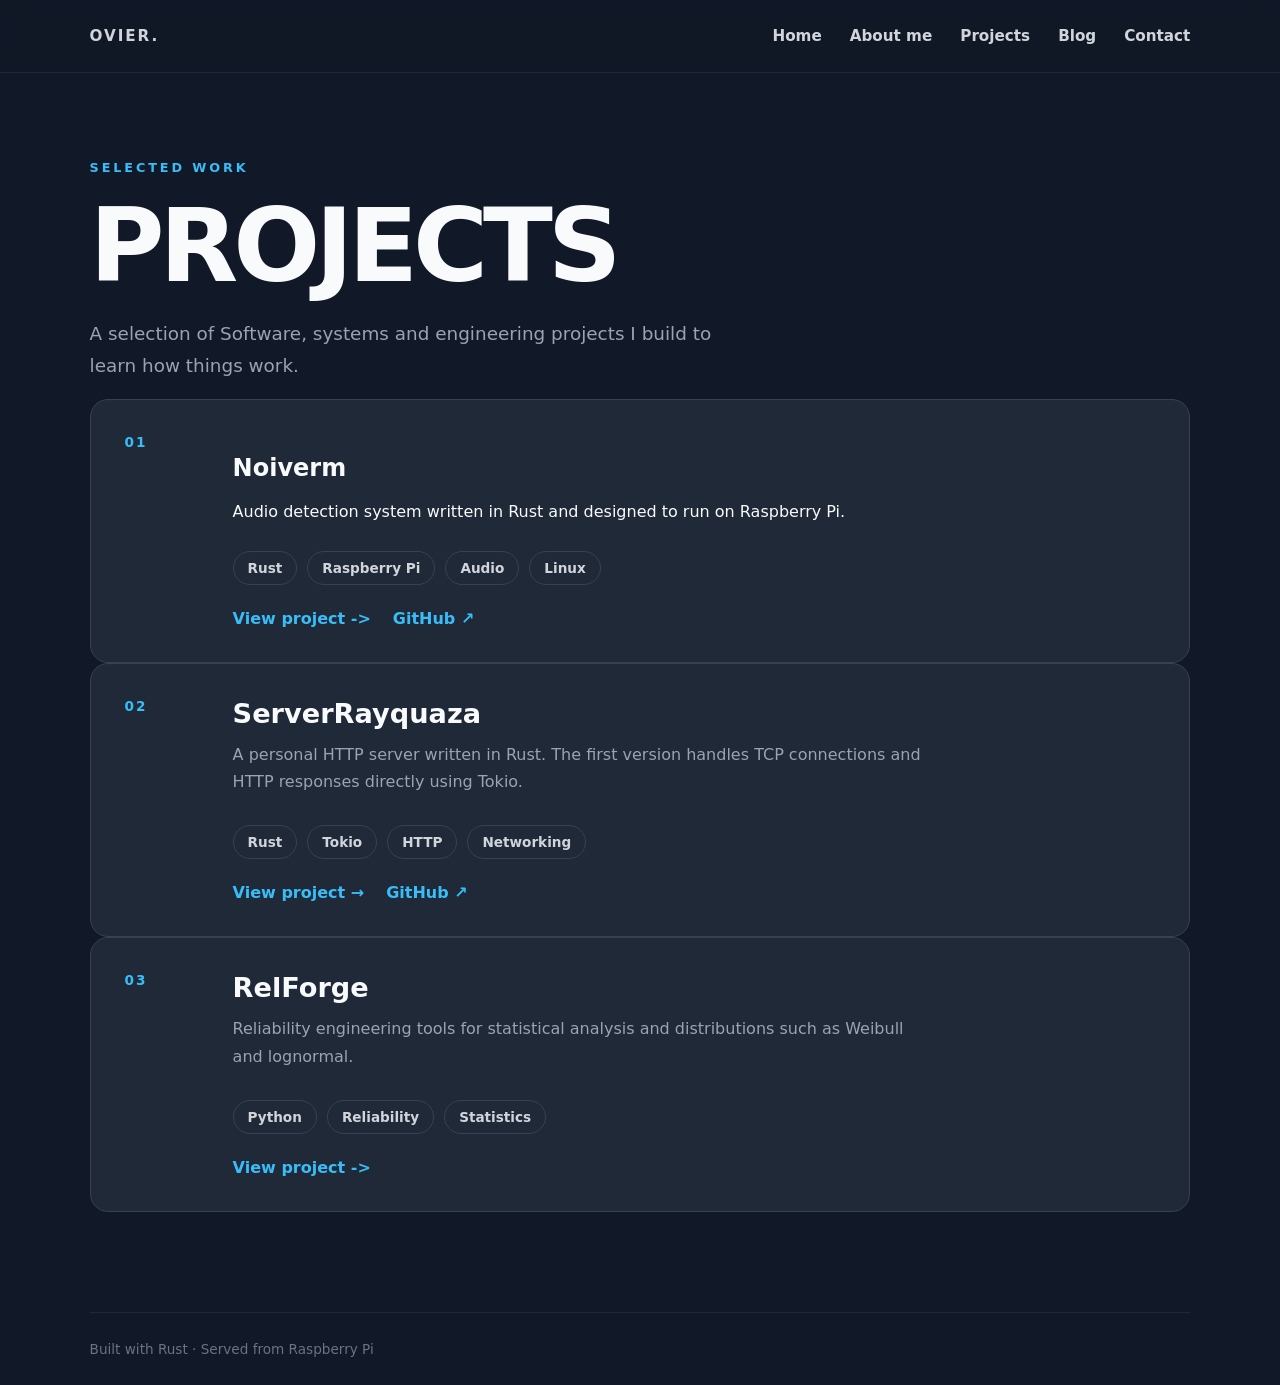
<file: static/projects.html>
<!DOCTYPE html>
<html lang="en">
    <head>
        <meta charset="UTF-8">
        <meta name="viewport" content="width=device-width, initial-scale=1">
        <title>Projects | Ovier </title>
        <link href="style.css" rel="stylesheet">
    </head>
    <body>
        <header class="site-header">
            <nav class="navbar">
                <a class="logo" href="/">OVIER.</a>
                <div class="nav-links">
                    <a href="/">Home</a>
                    <a href="/about">About me</a>
                    <a href="/projects">Projects</a>
                    <a href="/blog">Blog</a>
                    <a href="/contact">Contact</a>
                </div>
            </nav>
        </header>
        <main class="container projects-page">
            <section class="page-header">
                <p class="eyebrow">SELECTED WORK</p>
                <h1 class="page-title">PROJECTS</h1>
                <p class="page-description">A selection of Software, systems and engineering projects I build to learn how things work.</p>
            </section>
            <section class="project-gird">
                <article class="project-card">
                    <span class="project-number">01</span>
                    <div>
                        <h2>Noiverm</h2>
                        <p>Audio detection system written in Rust and designed to run on Raspberry Pi.</p>
                        <div class="tags">
                            <span class="tag">Rust</span>
                            <span class="tag">Raspberry Pi</span>
                            <span class="tag">Audio</span>
                            <span class="tag">Linux</span>
                        </div>
                        <div class="project-actions">
                            <a class="project-link" href="/projects/noivern">View project -></a>
                            <a class="project-link"
                               href="https://github.com/ovierdev/Noivern"
                               target="_blank"
                               rel="noopener noreferrer"
                        >
                            GitHub ↗
                        </a>
                        </div>
                    </div>
                </article>

                <article class="project-card">
                    <span class="project-number">02</span>

                    <div class="project-content">
                        <h2>ServerRayquaza</h2>
                        <p>A personal HTTP server written in Rust.
                        The first version handles TCP connections
                        and HTTP responses directly using Tokio.
                        </p>
                        <div class="tags">
                            <span class="tag">Rust</span>
                            <span class="tag">Tokio</span>
                            <span class="tag">HTTP</span>
                            <span class="tag">Networking</span>
                        </div>

                        <div class="project-actions">
                            <a class="project-link" href="#">View project →</a>
                            <a
                            class="project-link"
                            href="https://github.com/ovierdev/ServerRayquaza"
                            target="_blank"
                            rel="noopener noreferrer"
                            >
                            GitHub ↗
                            </a>
                        </div>
                    </div>
                </article>

                <article class="project-card">
                    <span class="project-number">03</span>
                    <div class="project-content">
                        <h2>RelForge</h2>
                        <p>
                        Reliability engineering tools for
                        statistical analysis and distributions
                        such as Weibull and lognormal.
                        </p>
                        <div class="tags">
                            <span class="tag">Python</span>
                            <span class="tag">Reliability</span>
                            <span class="tag">Statistics</span>
                        </div>
                        <div class="project-actions">
                            <a class="project-link" href="#">View project -></a>

                        </div>
                    </div>
                </article>
            </section>
        </main>
        <footer class="footer">
            <p>Built with Rust · Served from Raspberry Pi</p>
        </footer>
    </body>
</html>
</file>
<file: static/style.css>
```css
* {
    box-sizing: border-box;
}

html {
    scroll-behavior: smooth;
}

body {
    margin: 0;
    background: #111827;
    color: #f9fafb;

    font-family:
        Inter,
        system-ui,
        -apple-system,
        BlinkMacSystemFont,
        "Segoe UI",
        sans-serif;
}


/* --------------------------------------------------
   Navigation
-------------------------------------------------- */

.site-header {
    position: fixed;
    top: 0;
    left: 0;

    width: 100%;

    background: rgba(17, 24, 39, 0.88);
    backdrop-filter: blur(12px);

    border-bottom: 1px solid #1f2937;

    z-index: 100;
}

.navbar {
    width: min(1200px, 86%);
    min-height: 72px;

    margin: 0 auto;

    display: flex;
    align-items: center;
    justify-content: space-between;

    gap: 40px;
}

.logo {
    flex-shrink: 0;

    color: #f9fafb;

    font-size: 1.2rem;
    font-weight: 800;

    letter-spacing: 0.12rem;

    text-decoration: none;
}

.nav-links {
    display: flex;
    align-items: center;

    gap: 28px;
}

.navbar a {
    color: #d1d5db;

    font-size: 0.95rem;
    font-weight: 600;

    text-decoration: none;

    white-space: nowrap;
}

.navbar a:hover {
    color: #38bdf8;
}

/* --------------------------------------------------
   Main container
-------------------------------------------------- */

.container {
    width: min(1200px, 86%);
    margin: 0 auto;
}


/* --------------------------------------------------
   Hero
-------------------------------------------------- */

.hero {
    min-height: 100vh;

    padding-top: 110px;

    display: grid;
    grid-template-columns: 1.6fr 0.8fr;
    align-items: center;

    gap: 80px;
}

.hero-content {
    max-width: 760px;
}

.eyebrow {
    margin: 0 0 22px;

    color: #38bdf8;

    font-size: 0.8rem;
    font-weight: 700;

    letter-spacing: 0.18rem;
}

h1 {
    margin: 0 0 26px;

    color: #f9fafb;

    font-size: clamp(3.5rem, 8vw, 7rem);
    line-height: 0.95;

    letter-spacing: -0.05em;
}

.accent {
    color: #38bdf8;
}

.hero-description {
    max-width: 680px;

    margin: 0;

    color: #d1d5db;

    font-size: 1.25rem;
    line-height: 1.7;
}

.server-note {
    max-width: 620px;

    margin-top: 22px;

    color: #9ca3af;

    font-size: 1rem;
    line-height: 1.6;
}


/* --------------------------------------------------
   Technology tags
-------------------------------------------------- */

.tags {
    margin-top: 30px;

    display: flex;
    flex-wrap: wrap;

    gap: 10px;
}

.tag {
    padding: 8px 14px;

    background: #1f2937;

    border: 1px solid #374151;
    border-radius: 999px;

    color: #d1d5db;

    font-size: 0.85rem;
    font-weight: 600;
}


/* --------------------------------------------------
   Hero actions
-------------------------------------------------- */

.hero-actions {
    margin-top: 36px;

    display: flex;
    align-items: center;

    gap: 16px;
}

.button {
    display: inline-block;

    padding: 12px 20px;

    border-radius: 10px;

    text-decoration: none;
    font-weight: 700;

    transition:
        transform 0.2s ease,
        background 0.2s ease,
        border-color 0.2s ease;
}

.button:hover {
    transform: translateY(-2px);
}

.primary {
    background: #38bdf8;
    color: #111827;
}

.primary:hover {
    background: #7dd3fc;
}

.secondary {
    background: transparent;

    color: #f9fafb;

    border: 1px solid #374151;
}

.secondary:hover {
    border-color: #38bdf8;
}


/* --------------------------------------------------
   Profile
-------------------------------------------------- */

.hero-profile {
    padding: 38px;

    background: #1f2937;

    border: 1px solid #374151;
    border-radius: 24px;

    text-align: center;

    box-shadow:
        0 25px 60px rgba(0, 0, 0, 0.25);
}

.profile-img {
    width: 180px;
    height: 180px;

    margin: 0 auto 26px;

    display: block;

    object-fit: cover;

    border: 4px solid #38bdf8;
    border-radius: 50%;
}

.profile-title {
    margin: 0;

    color: #f9fafb;

    font-size: 1rem;
    font-weight: 700;
}

.profile-stack {
    margin: 8px 0 0;

    color: #9ca3af;

    font-size: 0.9rem;
}


/* --------------------------------------------------
   Project styles
-------------------------------------------------- */

.project-list {
    display: grid;

    gap: 18px;

    margin-top: 28px;
}

.project-list article {
    padding: 24px;

    background: #1f2937;

    border: 1px solid #374151;
    border-radius: 16px;
}

.project-list h2 {
    margin-top: 0;

    color: #38bdf8;
}


/* --------------------------------------------------
   Footer
-------------------------------------------------- */

.footer {
    width: min(1200px, 86%);
    margin: 0 auto;

    padding: 28px 0;

    border-top: 1px solid #1f2937;
}

.footer p {
    margin: 0;

    color: #6b7280;

    font-size: 0.85rem;
}

/* --------------------------------------------------
   Projects page
-------------------------------------------------- */

.projects-page {
    padding-top: 160px;
    padding-bottom: 100px;
}
class="tag"
.page-header {
    max-width: 760px;
    margin-bottom: 70px;
}

.page-title {
    margin-bottom: 24px;
}

.page-description {
    max-width: 650px;

    color: #9ca3af;

    font-size: 1.15rem;
    line-height: 1.7;
}

.project-grid {
    display: grid;
    gap: 24px;
}

.project-card {
    display: grid;

    grid-template-columns: 80px 1fr;

    gap: 28px;

    padding: 34px;

    background: #1f2937;

    border: 1px solid #374151;
    border-radius: 18px;

    transition:
        transform 0.2s ease,
        border-color 0.2s ease;
}

.project-card:hover {
    transform: translateY(-3px);

    border-color: #38bdf8;
}

.project-number {
    color: #38bdf8;

    font-size: 0.85rem;
    font-weight: 800;

    letter-spacing: 0.12rem;
}

.project-content h2 {
    margin: 0 0 12px;

    color: #f9fafb;

    font-size: 1.7rem;
}

.project-content p {
    max-width: 700px;

    margin: 0;

    color: #9ca3af;

    line-height: 1.7;
}

.project-actions {
    margin-top: 24px;

    display: flex;
    gap: 22px;
}

.project-link {
    color: #38bdf8;

    font-weight: 700;
    text-decoration: none;
}

.project-link:hover {
    color: #7dd3fc;
}


@media (max-width: 600px) {

    .project-card {
        grid-template-columns: 1fr;
    }

    .project-number {
        margin-bottom: -10px;
    }

}

/* --------------------------------------------------
   Responsive
-------------------------------------------------- */

@media (max-width: 850px) {

    .navbar {
        padding: 0 5%;
    }

    .nav-links {
        gap: 14px;
    }

    .hero {
        padding-top: 130px;
        padding-bottom: 70px;

        grid-template-columns: 1fr;

        gap: 50px;
    }

    .hero-profile {
        max-width: 400px;
    }

}


@media (max-width: 600px) {

    .navbar {
        min-height: auto;

        padding-top: 18px;
        padding-bottom: 18px;

        align-items: flex-start;
    }

    .nav-links {
        flex-wrap: wrap;

        justify-content: flex-end;

        gap: 10px 14px;
    }

    .nav-links a {
        font-size: 0.8rem;
    }

    h1 {
        font-size: 3.5rem;
    }

    .hero-description {
        font-size: 1.05rem;
    }

    .hero-actions {
        align-items: stretch;
        flex-direction: column;
    }

    .button {
        text-align: center;
    }

}

/* --------------------------------------------------
   Project detail
-------------------------------------------------- */

.project-detail {
    padding-top: 160px;
    padding-bottom: 100px;
}

.project-detail-grid {
    display: grid;

    grid-template-columns: 1.5fr 0.7fr;

    gap: 70px;

    margin-top: 70px;
}

.project-detail-grid h2 {
    margin-top: 0;

    color: #f9fafb;

    font-size: 1.8rem;
}

.project-detail-grid p {
    color: #9ca3af;

    line-height: 1.8;
}

.project-meta {
    padding: 28px;

    background: #1f2937;

    border: 1px solid #374151;
    border-radius: 18px;
}

.project-meta div {
    padding: 16px 0;

    border-bottom: 1px solid #374151;
}

.project-meta div:last-child {
    border-bottom: none;
}

.meta-label {
    display: block;

    margin-bottom: 5px;

    color: #6b7280;

    font-size: 0.8rem;
    text-transform: uppercase;

    letter-spacing: 0.08rem;
}

.project-meta strong {
    color: #f9fafb;
}

.project-meta a {
    color: #38bdf8;

    text-decoration: none;
}

.download-section {
    margin-top: 100px;

    padding-top: 60px;

    border-top: 1px solid #1f2937;
}

.download-section h2 {
    margin: 10px 0;

    color: #f9fafb;

    font-size: 2rem;
}

.download-section p {
    color: #9ca3af;
}

.download-placeholder {
    display: inline-block;

    margin-top: 20px;
    padding: 12px 18px;

    background: #1f2937;

    border: 1px solid #374151;
    border-radius: 10px;

    color: #9ca3af;

    font-weight: 600;
}

.download-actions {
    display: flex;
    align-items: center;
    gap: 22px;
    margin-top: 24px;
}

.download-note {
    margin-top: 16px;
    color: #6b7280;
    font-size: 0.9rem;
}


@media (max-width: 800px) {

    .project-detail-grid {
        grid-template-columns: 1fr;
    }

}
```
</file>
